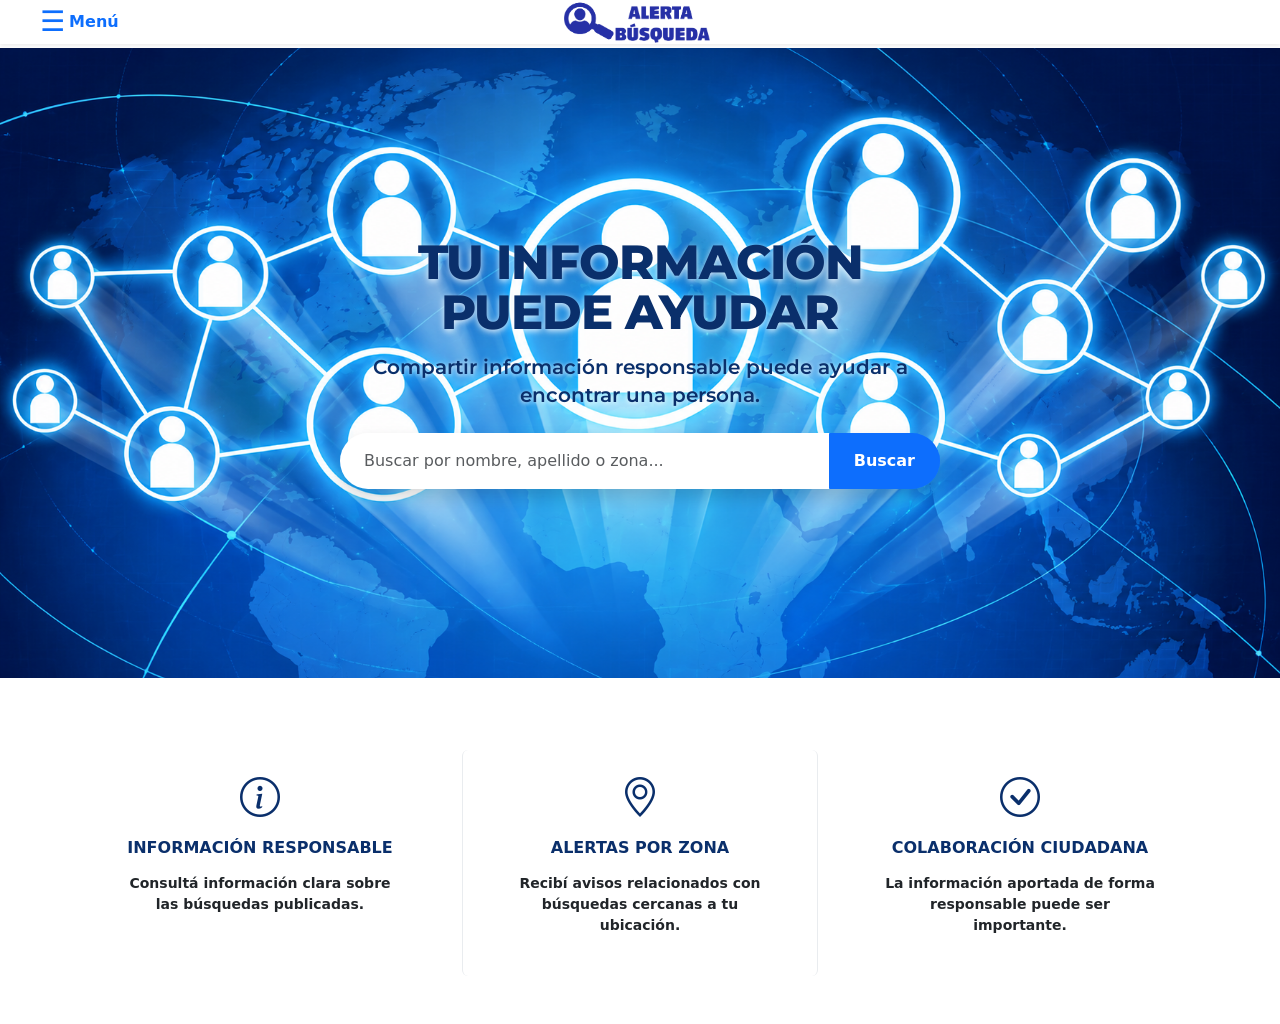
<file: index.html>
<!doctype html>
<html lang="es">
  <head>
    <meta charset="UTF-8" />
    <meta name="viewport" content="width=device-width, initial-scale=1.0" />

    <meta
      name="description"
      content="Alerta Búsqueda es una plataforma para consultar, registrar y recibir información sobre búsquedas de personas desaparecidas."
    />

    <meta
      name="keywords"
      content="personas desaparecidas, búsqueda de personas, alerta búsqueda, personas buscadas, Argentina"
    />

    <meta name="author" content="Equipo Alerta Búsqueda" />

    <title>Alerta Búsqueda | Búsqueda de personas desaparecidas</title>
    <link
      href="https://cdn.jsdelivr.net/npm/bootstrap@5.0.2/dist/css/bootstrap.min.css"
      rel="stylesheet"
      integrity="sha384-EVSTQN3/azprG1Anm3QDgpJLIm9Nao0Yz1ztcQTwFspd3yD65VohhpuuCOmLASjC"
      crossorigin="anonymous"
    />
    <link
      href="https://fonts.googleapis.com/css2?family=Montserrat:wght@700;800&display=swap"
      rel="stylesheet"
    />
    <link rel="stylesheet" href="style.css" />
    <link
      rel="stylesheet"
      href="https://cdn.jsdelivr.net/npm/bootstrap-icons@1.11.3/font/bootstrap-icons.min.css"
    />
  </head>

  <body>
    <nav class="navbar bg-white fixed-top shadow-sm px-3 py-1">
      <div class="container-fluid position-relative">
        <!-- Botón Hamburguesa (con texto un poco más chico) -->
        <button
          class="navbar-toggler border-0 text-primary"
          type="button"
          data-bs-toggle="offcanvas"
          data-bs-target="#menuLateral"
          aria-controls="menuLateral"
        >
          <span class="fs-3 d-inline-flex align-items-center">
            ☰
            <span class="fs-6 fw-bold ms-1 d-none d-sm-inline">Menú</span>
          </span>
        </button>

        <!-- Logo centrado (Fijamos el alto para afinar la barra) -->
        <a
          class="navbar-brand position-absolute start-50 translate-middle-x py-0"
          href="index.html"
        >
          <img
            src="img/logo-encabezado2 (2).png"
            alt="Logo de Alerta Búsqueda"
            style="height: 85px; width: auto; object-fit: contain"
          />
        </a>
      </div>
    </nav>

    <div
      class="offcanvas offcanvas-start"
      tabindex="-1"
      id="menuLateral"
      aria-labelledby="menuLateralLabel"
    >
      <div class="offcanvas-header border-bottom">
        <h5 class="offcanvas-title text-primary fw-bold" id="menuLateralLabel">
          Alerta Búsqueda
        </h5>
        <button
          type="button"
          class="btn-close text-reset"
          data-bs-dismiss="offcanvas"
          aria-label="Cerrar"
        ></button>
      </div>
      <div class="offcanvas-body">
        <ul class="nav flex-column fs-5 gap-3 mt-2">
          <li class="nav-item">
            <a class="nav-link text-dark" href="index.html"
              ><i class="bi bi-house-door text-primary me-2"></i> Inicio</a
            >
          </li>
          <li class="nav-item">
            <a class="nav-link text-dark" href="busqueda.html"
              ><i class="bi bi-search text-primary me-2"></i> Búsqueda</a
            >
          </li>
          <li class="nav-item">
            <a class="nav-link text-dark" href="registro.html"
              ><i class="bi bi-file-earmark-text text-primary me-2"></i>
              Registrar búsqueda</a
            >
          </li>
          <li class="nav-item">
            <a class="nav-link text-dark" href="recibir.html"
              ><i class="bi bi-bell text-primary me-2"></i> Recibir Alertas</a
            >
          </li>
        </ul>
      </div>
    </div>

    <main
      class="position-relative d-flex align-items-center justify-content-center text-center w-100 mt-5"
      style="min-height: 70vh; background-color: #f8f9fa; overflow: hidden"
    >
      <img
        src="img/fondopersonas.png"
        alt="Red de personas conectadas"
        class="position-absolute w-100 h-100 top-0 start-0"
        style="object-fit: cover; z-index: 1"
      />

      <div
        class="container position-relative px-3"
        style="z-index: 2; max-width: 700px"
      >
        <h1 class="titulo-inicio mb-3">
          TU INFORMACIÓN<br />
          PUEDE AYUDAR
        </h1>

        <p class="subtitulo-inicio mb-4">
          Compartir información responsable puede ayudar a encontrar una
          persona.
        </p>

        <form
          class="input-group shadow rounded-pill overflow-hidden mx-auto"
          action="busqueda.html"
          method="get"
          style="max-width: 600px"
        >
          <input
            type="text"
            name="q"
            class="form-control border-0 px-4 fs-6 py-3"
            placeholder="Buscar por nombre, apellido o zona..."
            aria-label="Buscar"
            style="box-shadow: none"
          />
          <button type="submit" class="btn btn-primary px-4 fw-bold fs-6">
            Buscar
          </button>
        </form>
      </div>
    </main>
    <section class="container my-5 pt-4">
      <div class="row text-center g-4">
        <div class="col-md-4">
          <div class="tarjeta-beneficio p-4 h-100 rounded">
            <div class="display-6 mb-3" style="color: #0a2f6b">
              <i class="bi bi-info-circle"></i>
            </div>
            <h2 class="h6 fw-bold" style="color: #0a2f6b">
              INFORMACIÓN RESPONSABLE
            </h2>
            <p class="text-dark fw-bold small px-3 mt-3">
              Consultá información clara sobre las búsquedas publicadas.
            </p>
          </div>
        </div>
        <div class="col-md-4">
          <div
            class="tarjeta-beneficio p-4 h-100 rounded border-start border-end border-light-subtle"
          >
            <div class="display-6 mb-3" style="color: #0a2f6b">
              <i class="bi bi-geo-alt"></i>
            </div>
            <h2 class="h6 fw-bold" style="color: #0a2f6b">ALERTAS POR ZONA</h2>
            <p class="text-dark fw-bold small px-3 mt-3">
              Recibí avisos relacionados con búsquedas cercanas a tu ubicación.
            </p>
          </div>
        </div>
        <div class="col-md-4">
          <div class="tarjeta-beneficio p-4 h-100 rounded">
            <div class="display-6 mb-3" style="color: #0a2f6b">
              <i class="bi bi-check-circle"></i>
            </div>
            <h2 class="h6 fw-bold" style="color: #0a2f6b">
              COLABORACIÓN CIUDADANA
            </h2>
            <p class="text-dark fw-bold small px-3 mt-3">
              La información aportada de forma responsable puede ser importante.
            </p>
          </div>
        </div>
      </div>
    </section>
    <script
      src="https://cdn.jsdelivr.net/npm/bootstrap@5.0.2/dist/js/bootstrap.bundle.min.js"
      integrity="sha384-MrcW6ZMFYlzcLA8Nl+NtUVF0sA7MsXsP1UyJoMp4YLEuNSfAP+JcXn/tWtIaxVXM"
      crossorigin="anonymous"
    ></script>
  </body>
</html>
</file>
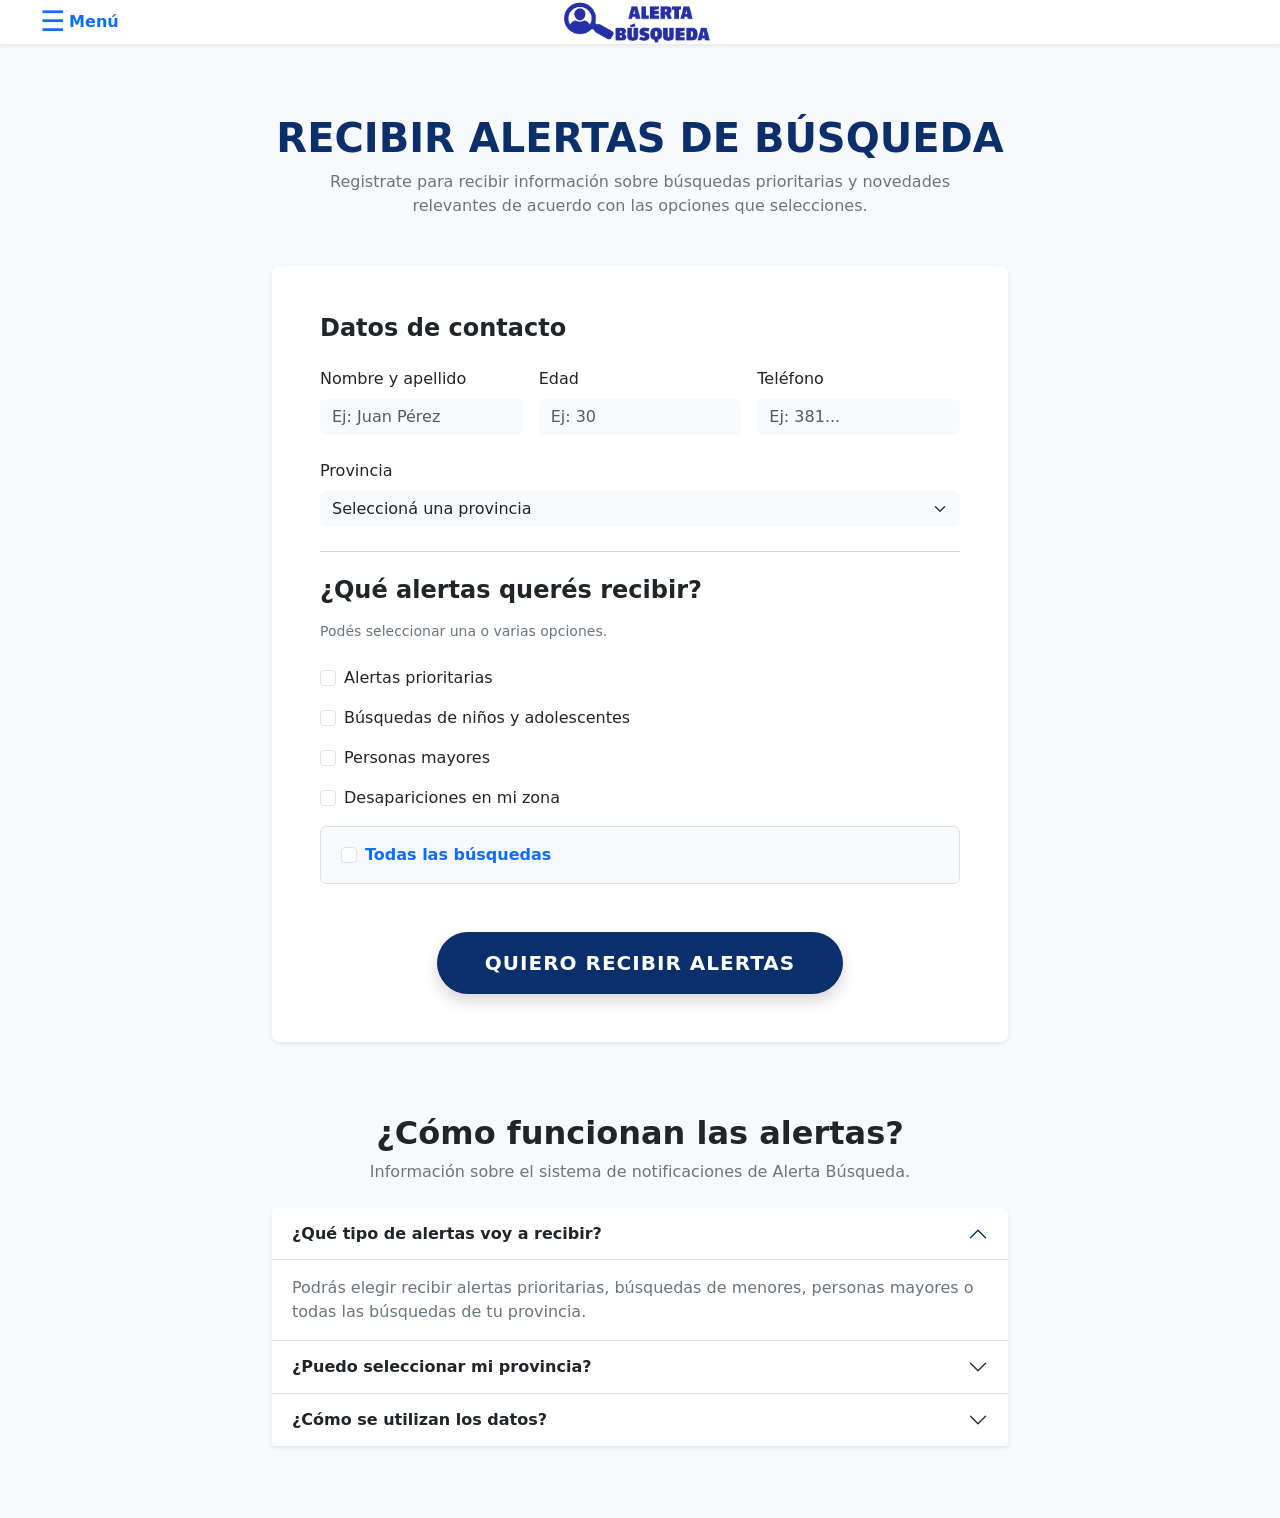
<file: recibir.html>
<!doctype html>
<html lang="es">

<head>
  <meta charset="UTF-8" />
  <meta name="viewport" content="width=device-width, initial-scale=1.0" />
  <meta name="description"
    content="Suscribite a las alertas de Alerta Búsqueda para recibir información sobre búsquedas prioritarias de personas desaparecidas." />
  <meta name="author" content="Equipo Alerta Búsqueda" />
  <title>Recibir alertas | Alerta Búsqueda</title>

  <link href="https://cdn.jsdelivr.net/npm/bootstrap@5.0.2/dist/css/bootstrap.min.css" rel="stylesheet"
    integrity="sha384-EVSTQN3/azprG1Anm3QDgpJLIm9Nao0Yz1ztcQTwFspd3yD65VohhpuuCOmLASjC" crossorigin="anonymous" />
  <link rel="stylesheet" href="style.css" />
  <link rel="stylesheet" href="https://cdn.jsdelivr.net/npm/bootstrap-icons@1.11.3/font/bootstrap-icons.min.css" />
</head>

<body class="bg-light">
  <nav class="navbar bg-white fixed-top shadow-sm px-3 py-1">
    <div class="container-fluid position-relative">
      <button class="navbar-toggler border-0 text-primary" type="button" data-bs-toggle="offcanvas"
        data-bs-target="#menuLateral" aria-controls="menuLateral">
        <span class="fs-3 d-inline-flex align-items-center">
          ☰
          <span class="fs-6 fw-bold ms-1 d-none d-sm-inline">Menú</span>
        </span>
      </button>

      <!-- Logo centrado (Fijamos el alto para afinar la barra) -->
      <a class="navbar-brand position-absolute start-50 translate-middle-x py-0" href="index.html">
        <img src="img/logo-encabezado2 (2).png" alt="Logo de Alerta Búsqueda"
          style="height: 85px; width: auto; object-fit: contain" />
      </a>
    </div>
  </nav>

  <div class="offcanvas offcanvas-start" tabindex="-1" id="menuLateral" aria-labelledby="menuLateralLabel">
    <div class="offcanvas-header border-bottom">
      <h5 class="offcanvas-title text-primary fw-bold" id="menuLateralLabel">
        Alerta Búsqueda
      </h5>
      <button type="button" class="btn-close text-reset" data-bs-dismiss="offcanvas" aria-label="Cerrar"></button>
    </div>
    <div class="offcanvas-body">
      <ul class="nav flex-column fs-5 gap-3 mt-2">
        <li class="nav-item">
          <a class="nav-link text-dark" href="index.html"><i class="bi bi-house-door text-primary me-2"></i> Inicio</a>
        </li>
        <li class="nav-item">
          <a class="nav-link text-dark" href="busqueda.html"><i class="bi bi-search text-primary me-2"></i> Búsqueda</a>
        </li>
        <li class="nav-item">
          <a class="nav-link text-dark" href="registro.html"><i class="bi bi-file-earmark-text text-primary me-2"></i>
            Registrar búsqueda</a>
        </li>
        <li class="nav-item">
          <a class="nav-link text-dark" href="recibir.html"><i class="bi bi-bell text-primary me-2"></i> Recibir
            Alertas</a>
        </li>
      </ul>
    </div>
  </div>

  <main style="margin-top: 90px">
    <section class="container py-4">
      <div class="text-center mb-5">
        <h1 class="fw-bold" style="color: #0a2f6b">
          RECIBIR ALERTAS DE BÚSQUEDA
        </h1>
        <p class="text-secondary mx-auto" style="max-width: 700px">
          Registrate para recibir información sobre búsquedas prioritarias y
          novedades relevantes de acuerdo con las opciones que selecciones.
        </p>
      </div>

      <div class="row justify-content-center">
        <div class="col-12 col-lg-8">
          <div class="card shadow-sm border-0 rounded-3">
            <div class="card-body p-4 p-md-5">
              <h2 class="h4 mb-4 fw-bold text-dark">Datos de contacto</h2>

              <form id="formulario-alertas">
                <div class="row g-3 mb-4">
                  <div class="col-md-4">
                    <label for="nombre" class="form-label fw-medium">Nombre y apellido</label>
                    <input type="text" class="form-control bg-light border-0" id="nombre" name="nombre"
                      placeholder="Ej: Juan Pérez" autocomplete="off" required />
                  </div>
                  <div class="col-md-4">
                    <label for="edad" class="form-label fw-medium">Edad</label>
                    <input type="text" class="form-control bg-light border-0" id="edad" name="edad" placeholder="Ej: 30"
                      inputmode="numeric" maxlength="3" autocomplete="off" required />
                  </div>
                  <div class="col-md-4">
                    <label for="telefono" class="form-label fw-medium">Teléfono</label>
                    <input type="tel" class="form-control bg-light border-0" id="telefono" name="telefono"
                      placeholder="Ej: 381..." required />
                  </div>
                  <div class="col-12 mt-4">
                    <label for="provincia" class="form-label fw-medium">Provincia</label>
                    <select class="form-select bg-light border-0" id="provincia" name="provincia" required>
                      <option value="" selected disabled>
                        Seleccioná una provincia
                      </option>
                      <option value="buenos-aires">Buenos Aires</option>
                      <option value="caba">
                        Ciudad Autónoma de Buenos Aires
                      </option>
                      <option value="catamarca">Catamarca</option>
                      <option value="chaco">Chaco</option>
                      <option value="chubut">Chubut</option>
                      <option value="cordoba">Córdoba</option>
                      <option value="corrientes">Corrientes</option>
                      <option value="entre-rios">Entre Ríos</option>
                      <option value="formosa">Formosa</option>
                      <option value="jujuy">Jujuy</option>
                      <option value="la-pampa">La Pampa</option>
                      <option value="la-rioja">La Rioja</option>
                      <option value="mendoza">Mendoza</option>
                      <option value="misiones">Misiones</option>
                      <option value="neuquen">Neuquén</option>
                      <option value="rio-negro">Río Negro</option>
                      <option value="salta">Salta</option>
                      <option value="san-juan">San Juan</option>
                      <option value="san-luis">San Luis</option>
                      <option value="santa-cruz">Santa Cruz</option>
                      <option value="santa-fe">Santa Fe</option>
                      <option value="santiago-del-estero">
                        Santiago del Estero
                      </option>
                      <option value="tierra-del-fuego">
                        Tierra del Fuego
                      </option>
                      <option value="tucuman">Tucumán</option>
                    </select>
                  </div>
                </div>

                <hr class="my-4 text-muted" />

                <h2 class="h4 mb-3 fw-bold text-dark">
                  ¿Qué alertas querés recibir?
                </h2>
                <p class="text-secondary small mb-4">
                  Podés seleccionar una o varias opciones.
                </p>

                <!-- Checkboxes con la clase extra 'check-alerta' para el JS -->
                <div class="form-check mb-3">
                  <input class="form-check-input check-alerta" type="checkbox" id="alertasPrioritarias"
                    name="tipoAlerta" />
                  <label class="form-check-label fw-medium" for="alertasPrioritarias">Alertas prioritarias</label>
                </div>
                <div class="form-check mb-3">
                  <input class="form-check-input check-alerta" type="checkbox" id="menores" name="tipoAlerta" />
                  <label class="form-check-label fw-medium" for="menores">Búsquedas de niños y adolescentes</label>
                </div>
                <div class="form-check mb-3">
                  <input class="form-check-input check-alerta" type="checkbox" id="adultosMayores" name="tipoAlerta" />
                  <label class="form-check-label fw-medium" for="adultosMayores">Personas mayores</label>
                </div>

                <div class="form-check mb-3">
                  <input class="form-check-input check-alerta" type="checkbox" id="miZona" name="tipoAlerta" />
                  <label class="form-check-label fw-medium" for="miZona">
                    Desapariciones en mi zona
                  </label>
                </div>

                <!-- Opción maestra que controla a las demás -->
                <div class="form-check mb-4 bg-light p-3 rounded border">
                  <input class="form-check-input ms-1" type="checkbox" id="todas" name="tipoAlerta" />
                  <label class="form-check-label fw-bold ms-2 text-primary" for="todas">Todas las búsquedas</label>
                </div>

                <div id="resumen-alertas" class="mt-4 p-3 bg-light border rounded-3 shadow-sm d-none">
                  <h3 class="h5 fw-bold mb-3" style="color: #0a2f6b">
                    Resumen de tus alertas
                  </h3>

                  <p class="mb-2">
                    <strong>Nombre:</strong>
                    <span id="resumen-nombre"></span>
                  </p>

                  <p class="mb-2">
                    <strong>Provincia:</strong>
                    <span id="resumen-provincia"></span>
                  </p>

                  <p class="mb-0">
                    <strong>Alertas seleccionadas:</strong>
                    <span id="resumen-seleccion"></span>
                  </p>
                </div>

                <!-- Botón Original Estilizado -->
                <div class="mt-5 text-center">
                  <button type="submit"
                    class="btn text-white fw-bold fs-5 rounded-pill shadow px-5 py-3 w-40 d-block mx-auto" style="
                        background-color: #0a2f6b;
                        border: none;
                        letter-spacing: 1px;
                      ">
                    QUIERO RECIBIR ALERTAS
                  </button>
                </div>
              </form>

              <div class="modal fade" id="comprobante-alertas" tabindex="-1" aria-labelledby="tituloComprobante"
                aria-hidden="true">
                <div class="modal-dialog modal-dialog-centered">
                  <div class="modal-content border-0 shadow rounded-3">
                    <div class="modal-header border-0">
                      <h3 class="modal-title h4 fw-bold mx-auto" id="tituloComprobante" style="color: #0a2f6b">
                        Solicitud de alertas registrada
                      </h3>
                    </div>

                    <div class="modal-body px-4">
                      <hr />

                      <p class="mb-2">
                        <strong>Nombre:</strong>
                        <span id="comprobante-nombre"></span>
                      </p>

                      <p class="mb-2">
                        <strong>Provincia:</strong>
                        <span id="comprobante-provincia"></span>
                      </p>

                      <p class="mb-3">
                        <strong>Alertas seleccionadas:</strong>
                        <span id="comprobante-seleccion"></span>
                      </p>

                      <hr />

                      <p class="text-center text-secondary">
                        Tus preferencias de alertas fueron registradas
                        correctamente.
                      </p>
                    </div>

                    <div class="modal-footer border-0 justify-content-center">
                      <button type="button" class="btn text-white rounded-pill px-4" style="background-color: #0a2f6b"
                        data-bs-dismiss="modal">
                        Cerrar
                      </button>
                    </div>
                  </div>
                </div>
              </div>
            </div>
          </div>
        </div>
      </div>
    </section>

    <section class="container py-5 mb-4">
      <div class="text-center mb-4">
        <h2 class="fw-bold text-dark">¿Cómo funcionan las alertas?</h2>
        <p class="text-secondary">
          Información sobre el sistema de notificaciones de Alerta Búsqueda.
        </p>
      </div>
      <div class="row justify-content-center">
        <div class="col-12 col-lg-8">
          <div class="accordion shadow-sm" id="accordionAlertas">
            <div class="accordion-item border-0 border-bottom">
              <h2 class="accordion-header">
                <button class="accordion-button fw-bold text-dark bg-white" type="button" data-bs-toggle="collapse"
                  data-bs-target="#alertaUno">
                  ¿Qué tipo de alertas voy a recibir?
                </button>
              </h2>
              <div id="alertaUno" class="accordion-collapse collapse show" data-bs-parent="#accordionAlertas">
                <div class="accordion-body text-secondary">
                  Podrás elegir recibir alertas prioritarias, búsquedas de
                  menores, personas mayores o todas las búsquedas de tu
                  provincia.
                </div>
              </div>
            </div>
            <div class="accordion-item border-0 border-bottom">
              <h2 class="accordion-header">
                <button class="accordion-button collapsed fw-bold text-dark bg-white" type="button"
                  data-bs-toggle="collapse" data-bs-target="#alertaDos">
                  ¿Puedo seleccionar mi provincia?
                </button>
              </h2>
              <div id="alertaDos" class="accordion-collapse collapse" data-bs-parent="#accordionAlertas">
                <div class="accordion-body text-secondary">
                  Sí. El formulario permite seleccionar una provincia para
                  organizar las alertas según la ubicación indicada.
                </div>
              </div>
            </div>
            <div class="accordion-item border-0">
              <h2 class="accordion-header">
                <button class="accordion-button collapsed fw-bold text-dark bg-white" type="button"
                  data-bs-toggle="collapse" data-bs-target="#alertaTres">
                  ¿Cómo se utilizan los datos?
                </button>
              </h2>
              <div id="alertaTres" class="accordion-collapse collapse" data-bs-parent="#accordionAlertas">
                <div class="accordion-body text-secondary">
                  Los datos proporcionados se utilizan de manera confidencial
                  y exclusivamente para el envío de alertas pertinentes.
                </div>
              </div>
            </div>
          </div>
        </div>
      </div>
    </section>
  </main>
  <script src="https://cdn.jsdelivr.net/npm/bootstrap@5.0.2/dist/js/bootstrap.bundle.min.js"
    integrity="sha384-MrcW6ZMFYlzcLA8Nl+NtUVF0sA7MsXsP1UyJoMp4YLEuNSfAP+JcXn/tWtIaxVXM"
    crossorigin="anonymous"></script>


  <script src="js/recibir.js"></script>

</body>

</html>
</file>
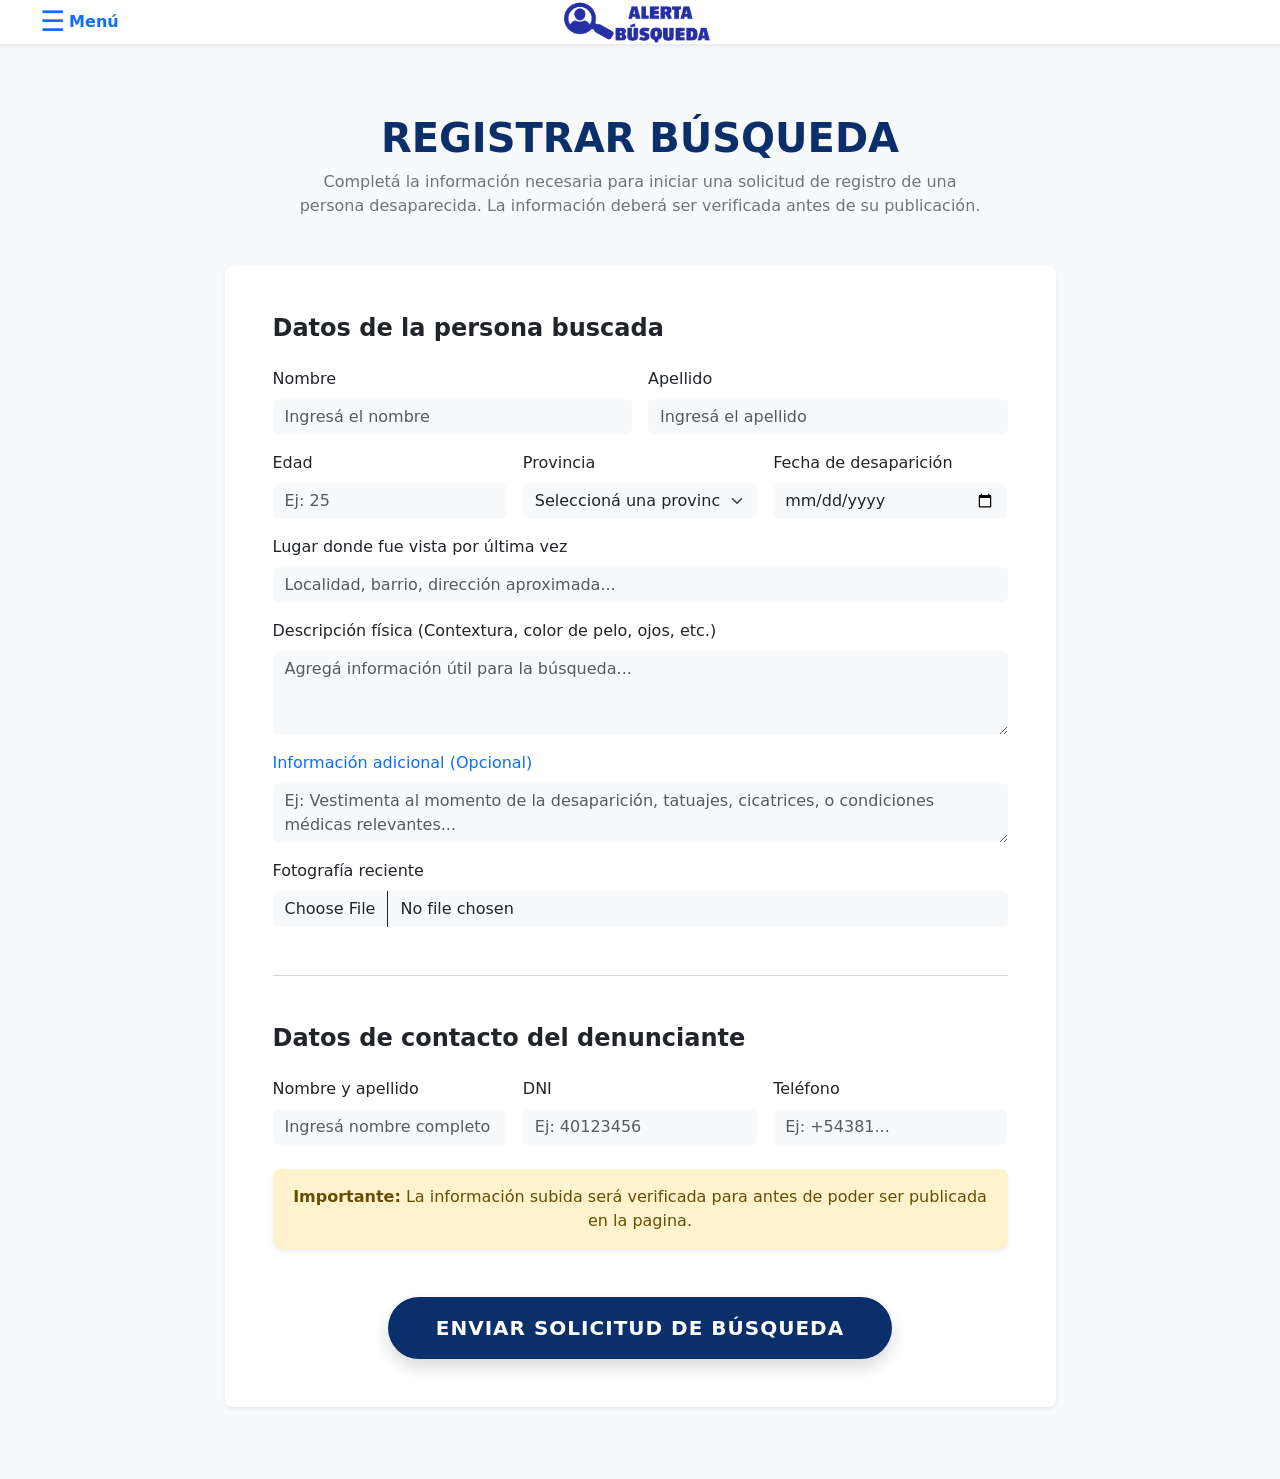
<file: registro.html>
<!doctype html>
<html lang="es">

<head>
  <meta charset="UTF-8" />
  <meta name="viewport" content="width=device-width, initial-scale=1.0" />
  <meta name="description"
    content="Registro de solicitudes de búsqueda de personas en la plataforma Alerta Búsqueda." />
  <meta name="author" content="Equipo Alerta Búsqueda" />
  <title>Registrar búsqueda | Alerta Búsqueda</title>

  <link href="https://cdn.jsdelivr.net/npm/bootstrap@5.0.2/dist/css/bootstrap.min.css" rel="stylesheet"
    integrity="sha384-EVSTQN3/azprG1Anm3QDgpJLIm9Nao0Yz1ztcQTwFspd3yD65VohhpuuCOmLASjC" crossorigin="anonymous" />
  <link rel="stylesheet" href="style.css" />
  <link rel="stylesheet" href="https://cdn.jsdelivr.net/npm/bootstrap-icons@1.11.3/font/bootstrap-icons.min.css" />
</head>

<body class="bg-light">
  <nav class="navbar bg-white fixed-top shadow-sm px-3 py-1">
    <div class="container-fluid position-relative">
      <button class="navbar-toggler border-0 text-primary" type="button" data-bs-toggle="offcanvas"
        data-bs-target="#menuLateral" aria-controls="menuLateral">
        <span class="fs-3 d-inline-flex align-items-center">
          ☰
          <span class="fs-6 fw-bold ms-1 d-none d-sm-inline">Menú</span>
        </span>
      </button>

      <!-- Logo centrado (Fijamos el alto para afinar la barra) -->
      <a class="navbar-brand position-absolute start-50 translate-middle-x py-0" href="index.html">
        <img src="img/logo-encabezado2 (2).png" alt="Logo de Alerta Búsqueda"
          style="height: 85px; width: auto; object-fit: contain" />
      </a>
    </div>
  </nav>

  <div class="offcanvas offcanvas-start" tabindex="-1" id="menuLateral" aria-labelledby="menuLateralLabel">
    <div class="offcanvas-header border-bottom">
      <h5 class="offcanvas-title text-primary fw-bold" id="menuLateralLabel">
        Alerta Búsqueda
      </h5>
      <button type="button" class="btn-close text-reset" data-bs-dismiss="offcanvas" aria-label="Cerrar"></button>
    </div>
    <div class="offcanvas-body">
      <ul class="nav flex-column fs-5 gap-3 mt-2">
        <li class="nav-item">
          <a class="nav-link text-dark" href="index.html"><i class="bi bi-house-door text-primary me-2"></i> Inicio</a>
        </li>
        <li class="nav-item">
          <a class="nav-link text-dark" href="busqueda.html"><i class="bi bi-search text-primary me-2"></i> Búsqueda</a>
        </li>
        <li class="nav-item">
          <a class="nav-link text-dark" href="registro.html"><i class="bi bi-file-earmark-text text-primary me-2"></i>
            Registrar búsqueda</a>
        </li>
        <li class="nav-item">
          <a class="nav-link text-dark" href="recibir.html"><i class="bi bi-bell text-primary me-2"></i> Recibir
            Alertas</a>
        </li>
      </ul>
    </div>
  </div>

  <main style="margin-top: 90px">
    <section class="container py-4">
      <div class="text-center mb-5">
        <h1 class="fw-bold" style="color: #0a2f6b">REGISTRAR BÚSQUEDA</h1>
        <p class="text-secondary mx-auto" style="max-width: 700px">
          Completá la información necesaria para iniciar una solicitud de
          registro de una persona desaparecida. La información deberá ser
          verificada antes de su publicación.
        </p>
      </div>

      <div class="row justify-content-center">
        <div class="col-12 col-lg-9">
          <div class="card shadow-sm border-0 rounded-3 mb-5">
            <div class="card-body p-4 p-md-5">
              <h2 class="h4 mb-4 fw-bold text-dark">
                Datos de la persona buscada
              </h2>

              <form id="formulario-registro">
                <div class="row g-3 mb-4">
                  <div class="col-md-6">
                    <label for="nombrePersona" class="form-label fw-medium">Nombre</label>
                    <input type="text" class="form-control bg-light border-0" id="nombrePersona"
                      placeholder="Ingresá el nombre" autocomplete="off" required />
                  </div>
                  <div class="col-md-6">
                    <label for="apellidoPersona" class="form-label fw-medium">Apellido</label>
                    <input type="text" class="form-control bg-light border-0" id="apellidoPersona"
                      placeholder="Ingresá el apellido" autocomplete="off" required />
                  </div>
                  <div class="col-md-4">
                    <label for="edadPersona" class="form-label fw-medium">Edad</label>
                    <input type="text" class="form-control bg-light border-0" id="edadPersona" placeholder="Ej: 25"
                      inputmode="numeric" maxlength="3" autocomplete="off" />
                  </div>
                  <div class="col-md-4">
                    <label for="provincia" class="form-label fw-medium">Provincia</label>
                    <select class="form-select bg-light border-0" id="provincia" required>
                      <option value="" selected disabled>
                        Seleccioná una provincia
                      </option>
                      <option value="buenos-aires">Buenos Aires</option>
                      <option value="caba">
                        Ciudad Autónoma de Buenos Aires
                      </option>
                      <option value="catamarca">Catamarca</option>
                      <option value="chaco">Chaco</option>
                      <option value="chubut">Chubut</option>
                      <option value="cordoba">Córdoba</option>
                      <option value="corrientes">Corrientes</option>
                      <option value="entre-rios">Entre Ríos</option>
                      <option value="formosa">Formosa</option>
                      <option value="jujuy">Jujuy</option>
                      <option value="la-pampa">La Pampa</option>
                      <option value="la-rioja">La Rioja</option>
                      <option value="mendoza">Mendoza</option>
                      <option value="misiones">Misiones</option>
                      <option value="neuquen">Neuquén</option>
                      <option value="rio-negro">Río Negro</option>
                      <option value="salta">Salta</option>
                      <option value="san-juan">San Juan</option>
                      <option value="san-luis">San Luis</option>
                      <option value="santa-cruz">Santa Cruz</option>
                      <option value="santa-fe">Santa Fe</option>
                      <option value="santiago-del-estero">
                        Santiago del Estero
                      </option>
                      <option value="tierra-del-fuego">
                        Tierra del Fuego
                      </option>
                      <option value="tucuman">Tucumán</option>
                    </select>
                  </div>
                  <div class="col-md-4">
                    <label for="fechaDesaparicion" class="form-label fw-medium">Fecha de desaparición</label>
                    <input type="date" class="form-control bg-light border-0" id="fechaDesaparicion" required />
                  </div>
                  <div class="col-12">
                    <label for="lugar" class="form-label fw-medium">Lugar donde fue vista por última vez</label>
                    <input type="text" class="form-control bg-light border-0" id="lugar"
                      placeholder="Localidad, barrio, dirección aproximada..." required />
                  </div>
                  <div class="col-12">
                    <label for="descripcion" class="form-label fw-medium">Descripción física (Contextura, color de pelo,
                      ojos,
                      etc.)</label>
                    <textarea class="form-control bg-light border-0" id="descripcion" rows="3"
                      placeholder="Agregá información útil para la búsqueda..." required></textarea>
                  </div>

                  <div class="col-12">
                    <label for="infoExtra" class="form-label fw-medium text-primary">Información adicional
                      (Opcional)</label>
                    <textarea class="form-control bg-light border-0" id="infoExtra" rows="2"
                      placeholder="Ej: Vestimenta al momento de la desaparición, tatuajes, cicatrices, o condiciones médicas relevantes..."></textarea>
                  </div>
                  <div class="col-12">
                    <label for="foto" class="form-label fw-medium">Fotografía reciente</label>
                    <input class="form-control bg-light border-0" type="file" id="foto" accept="image/*" />
                  </div>
                </div>

                <hr class="my-5 text-muted" />

                <h2 class="h4 mb-4 fw-bold text-dark">
                  Datos de contacto del denunciante
                </h2>
                <div class="row g-3 mb-4">
                  <div class="col-md-4">
                    <label for="nombreContacto" class="form-label fw-medium">Nombre y apellido</label>
                    <input type="text" class="form-control bg-light border-0" id="nombreContacto"
                      placeholder="Ingresá nombre completo" autocomplete="off" required />
                  </div>
                  <div class="col-md-4">
                    <label for="dniContacto" class="form-label fw-medium">DNI</label>
                    <input type="text" class="form-control bg-light border-0" id="dniContacto"
                      placeholder="Ej: 40123456" inputmode="numeric" maxlength="8" autocomplete="off" required />
                  </div>
                  <div class="col-md-4">
                    <label for="telefonoContacto" class="form-label fw-medium">Teléfono</label>
                    <input type="tel" class="form-control bg-light border-0" id="telefonoContacto"
                      placeholder="Ej: +54381..." autocomplete="off" required />
                  </div>
                </div>

                <div class="alert alert-warning border-0 shadow-sm mt-4 text-center rounded-3" role="alert">
                  <strong>Importante:</strong> La información subida será
                  verificada para antes de poder ser publicada en la pagina.
                </div>

                <div class="mt-5 text-center">
                  <button type="submit"
                    class="btn text-white fw-bold fs-5 rounded-pill shadow px-5 py-3 w-40 d-block mx-auto" style="
                        background-color: #0a2f6b;
                        border: none;
                        letter-spacing: 1px;
                      ">
                    ENVIAR SOLICITUD DE BÚSQUEDA
                  </button>
                </div>
              </form>
            </div>
          </div>
        </div>
      </div>
    </section>
  </main>

  <script src="https://cdn.jsdelivr.net/npm/bootstrap@5.0.2/dist/js/bootstrap.bundle.min.js"
    integrity="sha384-MrcW6ZMFYlzcLA8Nl+NtUVF0sA7MsXsP1UyJoMp4YLEuNSfAP+JcXn/tWtIaxVXM"
    crossorigin="anonymous"></script>

  <script src="js/registro.js"></script>

</body>

</html>
</file>
<file: style.css>
:root {
  --alto-navbar: 110px;

  --color-primario: #f6f7f9;
  --color-secundario: #f9fafb;
  --color-blanco: #ffffff;
  --color-texto: #333333;
  --color-fondo-claro: #f4f4f4c2;
  --color-fondo-gris: #f4f4f4c2;
  --color-borde: #dddddd;

  --color-azul: #1f3fb4;
}

/*
html {
    scrollbar-gutter: stable;
}



* {
    margin: 0;
    padding: 0;
    box-sizing: border-box;
    font-family: Arial, sans-serif;
}


body {
    background-color: #ffffff;

    min-height: 100vh;

    display: flex;
    flex-direction: column;

    overflow-x: hidden;
}


.navbar {
    width: 100%;
    height: var(--alto-navbar);

    background-color: var(--color-primario);

    display: flex;
    align-items: center;

    padding: 0 20px;

    box-shadow: 0 2px 5px rgba(0, 0, 0, 0.2);

    position: sticky;
    top: 0;

    z-index: 1000;
}


.menu-logo-container {
    width: 100%;
    height: 100%;

    position: relative;

    display: flex;
    align-items: center;
}


.btn-menu {
    position: absolute;

    left: 0;
    top: 50%;

    transform: translateY(-50%);

    background: none;
    border: none;

    display: flex;
    align-items: center;

    gap: 15px;

    cursor: pointer;

    color: var(--color-azul);

    z-index: 2;
}


.icono-menu {
    font-size: 36px;

    display: inline-block;

    transition: transform 0.3s ease;
}


.icono-menu.girar {
    transform: rotate(90deg);
}


.texto-menu {
    font-size: 22px;
    font-weight: 600;
}



.brand {
    position: absolute;

    left: 50%;
    top: 50%;

    transform: translate(-50%, -50%);

    display: flex;
    align-items: center;
    justify-content: center;

    margin: 0;
    padding: 0;
}


.logo-barra {
    width: 350px;
    height: auto;

    display: block;

    object-fit: contain;

    margin: 0;
    padding: 0;
}



.menu-lateral {
    position: fixed;

    top: var(--alto-navbar);
    left: -250px;

    width: 250px;
    height: calc(100vh - var(--alto-navbar));

    background-color: #ffffff;

    box-shadow: 2px 0 5px rgba(0, 0, 0, 0.15);

    transition: left 0.3s ease;

    z-index: 999;
}


.menu-lateral.abierto {
    left: 0;
}


.menu-lateral ul {
    list-style: none;

    padding: 0;
    margin: 0;
}


.menu-lateral ul li {
    padding: 15px 20px;

    border-bottom: 1px solid #dddddd;
}


.menu-lateral ul li a {
    text-decoration: none;

    color: #333333;

    font-size: 18px;

    display: flex;

    align-items: center;

    gap: 12px;

    white-space: nowrap;
}

.menu-lateral ul li a i {
    color: #1f3fb4;

    font-size: 22px;

    width: 24px;

    text-align: center;

    flex-shrink: 0;
}

.menu-lateral ul li a:hover {
    color: var(--color-azul);
}


.contenido-central {
    width: 100%;
    height: 70vh;

    display: flex;
    justify-content: center;
    align-items: center;

    background-color: var(--color-blanco);

    overflow: hidden;

    position: relative;
}


.contenido-central::after {
    content: "";

    position: absolute;

    top: 0;
    left: 0;

    width: 100%;
    height: 100%;

    background: rgba(20, 50, 120, 0.30);
}


.logo-central {
    width: 100%;
    height: 100%;

    object-fit: cover;
    object-position: center 25%;

    display: block;
}



.seccion-casos {
    padding: 50px 20px;

    background-color: var(--color-fondo-gris);

    display: grid;

    grid-template-columns:
        repeat(auto-fit, minmax(250px, 1fr));

    gap: 30px;

    justify-items: center;
}


.ficha-caso {
    text-decoration: none;

    color: #333333;

    background-color: #ffffff;

    width: 250px;

    border-radius: 8px;

    overflow: hidden;

    box-shadow: 0 4px 6px rgba(0, 0, 0, 0.1);

    transition: transform 0.2s;
}


.ficha-caso:hover {
    transform: translateY(-5px);

    box-shadow: 0 6px 12px rgba(0, 0, 0, 0.2);
}


.ficha-caso img {
    width: 100%;
    height: 250px;

    object-fit: cover;

    background-color: #dddddd;
}


.info-ficha {
    padding: 15px;

    text-align: center;

    font-size: 14px;
}


.footer-oscuro {
    background-color: #1a1a1a;

    color: #ffffff;

    text-align: center;

    padding: 40px 20px;
}


.footer-oscuro p {
    margin: 5px 0;

    font-size: 14px;

    color: #cccccc;
}



.contenedor-buscador {
    background-color: #f4f4f4;

    padding: 30px 20px;

    display: flex;
    justify-content: center;

    border-bottom: 1px solid #dddddd;
}


#input-buscador {
    width: 100%;
    max-width: 600px;

    padding: 15px 20px;

    font-size: 16px;

    border: 2px solid #dddddd;

    border-radius: 25px;

    outline: none;

    box-shadow: 0 2px 4px rgba(0, 0, 0, 0.1);

    transition: border-color 0.3s;
}


#input-buscador:focus {
    border-color: var(--color-azul);
}

.contenido-hero {
    position: absolute;

    z-index: 2;

    width: 90%;
    max-width: 700px;

    display: flex;
    flex-direction: column;
    align-items: center;

    text-align: center;

    color: white;
}


.contenido-hero h1 {
    font-size: 42px;
    font-weight: 700;

    margin-bottom: 10px;

    text-shadow: 0 2px 6px rgba(0, 0, 0, 0.45);
}


.contenido-hero .texto-hero {
    color: #D1D5DB;

    font-family: "Trebuchet MS", Arial, sans-serif;

    font-size: 19px;
    font-weight: 500;

    max-width: 550px;

    margin-bottom: 25px;

    line-height: 1.4;
    letter-spacing: 0.3px;

    text-shadow: 0 2px 5px rgba(0, 0, 0, 0.55);
}


.titulo-hero {
    color: #364152;

    font-family: "Trebuchet MS", Arial, sans-serif;

    font-size: 44px;
    font-weight: 800;

    letter-spacing: 1.5px;
    line-height: 1.1;

    text-shadow:
        0 1px 2px rgba(255, 255, 255, 0.85),
        0 3px 7px rgba(0, 0, 0, 0.35);
}


.texto-hero {
    color: #f1f3f5;

    font-family: Arial, sans-serif;

    font-size: 19px;
    line-height: 1.4;

    text-shadow:
        0 2px 5px rgba(0, 0, 0, 0.65);
}

.buscador-inicio {
    width: 100%;
    max-width: 650px;

    background-color: white;

    display: flex;
    align-items: center;

    border-radius: 35px;

    padding: 6px;

    box-shadow: 0 4px 15px rgba(0, 0, 0, 0.25);
}


.buscador-inicio input {
    flex: 1;

    border: none;
    outline: none;

    padding: 13px 18px;

    font-size: 16px;

    background: transparent;
}


.buscador-inicio button {
    border: none;

    background-color: #1f3fb4;
    color: white;

    padding: 13px 25px;

    border-radius: 28px;

    font-size: 16px;
    font-weight: 600;

    cursor: pointer;
}


.buscador-inicio button:hover {
    background-color: #173295;
}


.beneficios-inicio {
    width: 100%;

    background-color: #ffffff;

    display: grid;
    grid-template-columns: repeat(3, 1fr);

    gap: 0;

    padding: 35px 8%;
}


.beneficio {
    padding: 10px 35px;

    text-align: center;

    border-right: 1px solid #dbe1eb;
}


.beneficio:last-child {
    border-right: none;
}


.icono-beneficio {
    width: 55px;
    height: 55px;

    margin: 0 auto 15px;

    border: 2px solid #1f3fb4;
    border-radius: 50%;

    display: flex;
    align-items: center;
    justify-content: center;

    color: #1f3fb4;

    font-size: 27px;
    font-weight: bold;
}


.beneficio h2 {
    color: #1f3fb4;

    font-size: 16px;
    font-weight: 700;

    margin-bottom: 8px;
}


.beneficio p {
    color: #555555;

    font-size: 14px;
    line-height: 1.4;
}

.menu-lateral ul li a {
    text-decoration: none;
    color: #333333;
    font-size: 18px;

    display: flex;
    align-items: center;

    gap: 12px;
    white-space: nowrap;
}

.menu-lateral ul li a i {
    color: #1f3fb4;
    font-size: 22px;
    width: 24px;
    text-align: center;
}

@media (max-width: 768px) {

    :root {
        --alto-navbar: 75px;
    }

    .navbar {
        height: var(--alto-navbar);
        padding: 0 12px;
    }

    .menu-logo-container {
        width: 100%;
        height: 100%;
        position: relative;
    }

    .brand {
        position: absolute;

        left: 50%;
        top: 50%;

        transform: translate(-50%, -50%);

        margin: 0;
        padding: 0;
    }

    .logo-barra {
        width: 210px;
        max-width: 55vw;
        height: auto;
    }

    .btn-menu {
        left: 0;
        top: 50%;

        transform: translateY(-50%);

        gap: 5px;
    }

    .icono-menu {
        font-size: 27px;
    }

    .texto-menu {
        font-size: 15px;
    }


.beneficios-inicio {
    grid-template-columns: 1fr;

    width: 100%;

    padding: 20px 18px;

    gap: 0;
}

.beneficio {
    width: 100%;

    padding: 22px 10px;

    border-right: none;
    border-bottom: 1px solid #dbe1eb;

    text-align: center;
}

.beneficio:last-child {
    border-bottom: none;
}

.icono-beneficio {
    width: 50px;
    height: 50px;

    margin: 0 auto 12px;

    font-size: 24px;
}

.beneficio h2 {
    font-size: 15px;

    margin-bottom: 8px;
}

.beneficio p {
    font-size: 14px;
    line-height: 1.4;

    max-width: 300px;

    margin: 0 auto;
}
    .titulo-hero {
        font-size: 34px;
        letter-spacing: 1px;
        line-height: 1.05;
    }

    .texto-hero {
        font-size: 16px;
        line-height: 1.4;
    }

}
*/

.tarjeta-beneficio {
  transition:
    transform 0.3s ease,
    box-shadow 0.3s ease;
  background-color: transparent;
}

.tarjeta-beneficio:hover {
  transform: translateY(-8px);
  box-shadow: 0 10px 20px rgba(17, 0, 255, 0.527);
  background-color: #ffffff;
}

.tarjeta-animada {
  transition:
    transform 0.3s ease,
    box-shadow 0.3s ease;
}

.tarjeta-animada:hover {
  transform: translateY(-8px);
  box-shadow: 0 10px 20px rgba(17, 0, 255, 0.527) !important;
}

.titulo-inicio {
  font-family: "Montserrat", sans-serif;
  font-size: 48px;
  font-weight: 800;
  color: #0a2f6b;
  line-height: 1.05;
  letter-spacing: -1px;
  text-shadow: 0 2px 6px rgba(255, 255, 255, 0.85);
}

.subtitulo-inicio {
  font-family: "Montserrat", sans-serif;
  font-size: 20px;
  font-weight: 600;
  color: #0a2f6b;
  line-height: 1.4;
  max-width: 600px;
  margin-left: auto;
  margin-right: auto;
  text-shadow: 0 1px 4px rgba(255, 255, 255, 0.9);
}
</file>
